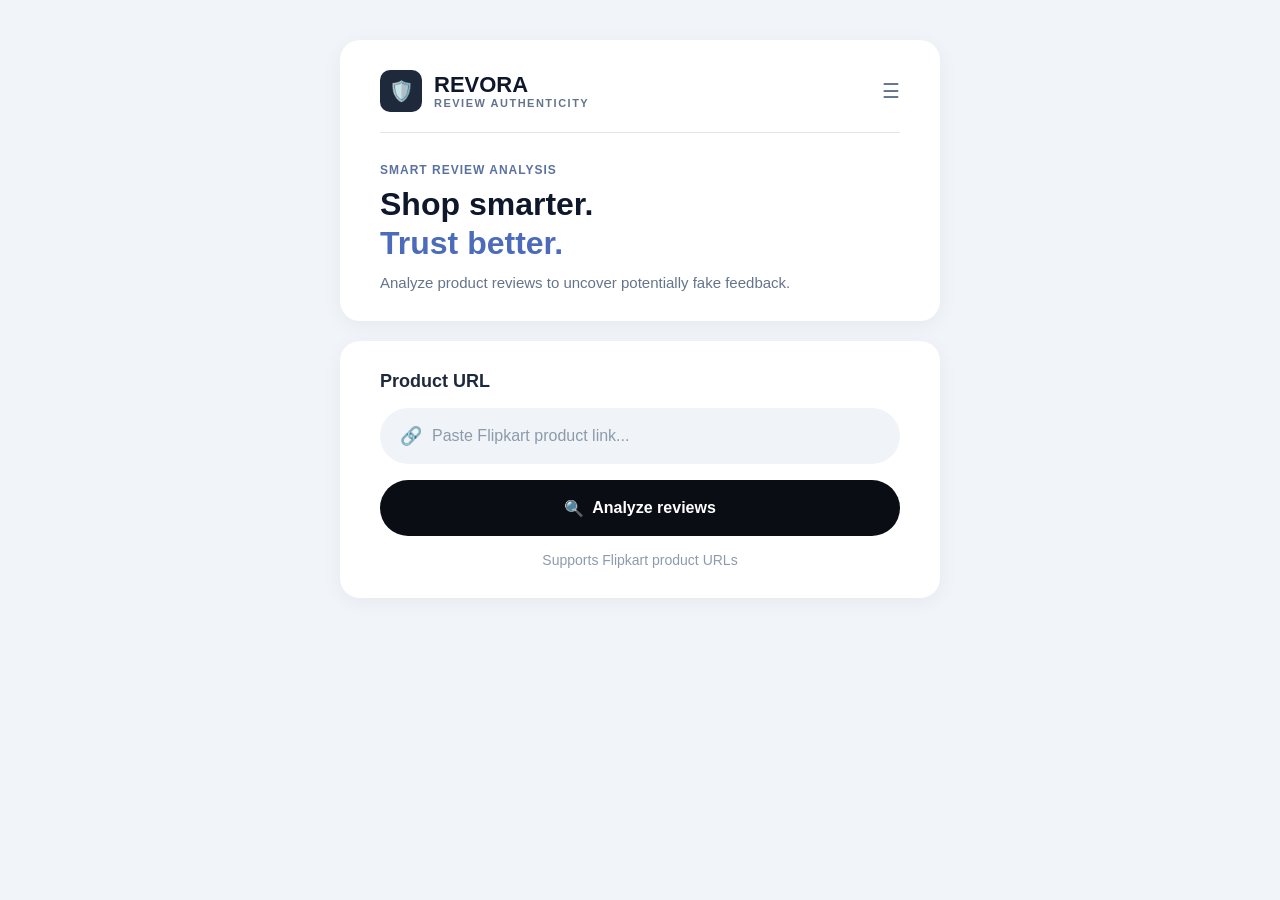
<file: index.html>
<!DOCTYPE html>
<html lang="en">
<head>
    <meta charset="UTF-8">
    <meta name="viewport" content="width=device-width, initial-scale=1.0">
    <title>Product URL Analyzer</title>
    <link rel="stylesheet" href="style.css">
</head>
<body>

    <!-- Card 1: Header & Hero -->
    <div class="card">
        <div class="nav-header">
            <div class="brand-logo">
                <div class="logo-icon">🛡️</div>
                <div>
                    <div class="brand-title">REVORA</div>
                    <div class="brand-subtitle">REVIEW AUTHENTICITY</div>
                </div>
            </div>
            <div class="hamburger-icon">☰</div>
        </div>
        <div class="badge">SMART REVIEW ANALYSIS</div>
        <div class="hero-title">Shop smarter.</div>
        <div class="hero-title-blue">Trust better.</div>
        <div class="hero-desc">Analyze product reviews to uncover potentially fake feedback.</div>
    </div>

    <!-- Card 2: Input & Action -->
    <div class="card">
        <label class="input-label" for="productUrl">Product URL</label>
        <div class="input-wrapper">
            <span class="input-icon">🔗</span>
            <input 
                type="url" 
                id="productUrl" 
                class="custom-input" 
                placeholder="Paste Flipkart product link..." 
                autocomplete="off"
            />
        </div>
        <button id="analyzeBtn" class="submit-btn" type="button">
            <span>🔍</span>
            <span>Analyze reviews</span>
        </button>
        <p class="helper-text">Supports Flipkart product URLs</p>
    </div>

    

<!-- Card 3: Analysis Results -->
    <div class="results-section" id="resultsSection" hidden>

    <div class="results-heading">
        <div class="badge">ANALYSIS REPORT</div>
        <h2>Review Analysis Results</h2>
        <p>Here's what Revora found in this product's reviews.</p>
    </div>

    <div class="stats-grid">

        <div class="stat-card">
            <p>Total Reviews</p>
            <h2 id="totalReviews">0</h2>
        </div>

        <div class="stat-card">
            <p>Evaluated Reviews</p>
            <h2 id="evaluatedReviews">0</h2>
        </div>

        <div class="stat-card">
            <p>Genuine Reviews</p>
            <h2 class="genuine-number" id="genuineReviews">0</h2>
        </div>

        <div class="stat-card">
            <p>Likely Fake</p>
            <h2 class="fake-number" id="fakeReviews">0</h2>
        </div>

    </div>

    <div class="chart-card">
        <h3>Review Distribution</h3>
        <p class="chart-subtitle">
            Genuine reviews compared with likely fake reviews
        </p>

        <div class="chart-layout">
            <canvas id="reviewPieChart"
                    width="280"
                    height="280"
                    aria-label="Pie chart showing genuine and likely fake reviews">
            </canvas>

            <div class="chart-legend">
                <div class="legend-row">
                    <span class="legend-dot genuine-dot"></span>
                    <span>Genuine Reviews</span>
                    <strong id="genuinePercentage">0%</strong>
                </div>

                <div class="legend-row">
                    <span class="legend-dot fake-dot"></span>
                    <span>Likely Fake</span>
                    <strong id="fakePercentage">0%</strong>
                </div>

                <div class="skipped-row">
                    Not evaluated: <strong id="skippedReviews">0</strong>
                </div>
            </div>
        </div>

        <a href="http://127.0.0.1:5000/download"
           id="downloadCsvBtn"
           class="download-btn">
            ↓ Download Final Review CSV
        </a>
    </div>

    </div>

    <!-- Status messages -->
    <p id="resultStatus" class="result-status" role="status"
       aria-live="polite"></p>

    <script src="script.js"></script>
</body>
</html>
</file>
<file: style.css>
*{
    box-sizing: border-box;
}

body {
background-color: #F1F4F9;
font-family: -apple-system, BlinkMacSystemFont, "Segoe UI", Roboto, Helvetica, Arial, sans-serif;
margin: 0;
padding: 40px 20px;
display: flex;
flex-direction: column;
align-items: center;
gap: 20px;
}

/* Shared Card Styles */
.card {
background-color: #FFFFFF;
border-radius: 20px;
padding: 30px 40px;
box-shadow: 0 4px 20px rgba(0, 0, 0, 0.05);
width: 100%;
max-width: 600px;
}

/* Top Hero Card */
.nav-header {
display: flex;
justify-content: space-between;
align-items: center;
padding-bottom: 20px;
border-bottom: 1px solid #E1E6EE;
margin-bottom: 30px;
}

.brand-logo {
display: flex;
align-items: center;
gap: 12px;
}

.logo-icon {
background-color: #1E293B;
color: white;
border-radius: 10px;
width: 42px;
height: 42px;
display: flex;
align-items: center;
justify-content: center;
font-size: 20px;
}

.brand-title {
font-weight: 700;
font-size: 22px;
color: #0F172A;
line-height: 1.1;
}

.brand-subtitle {
font-size: 11px;
color: #64748B;
letter-spacing: 1.5px;
font-weight: 600;
}

.hamburger-icon {
font-size: 20px;
color: #64748B;
cursor: pointer;
}

.badge {
color: #5B72A1;
font-size: 12px;
font-weight: 600;
letter-spacing: 1px;
text-transform: uppercase;
margin-bottom: 8px;
}

.hero-title {
font-size: 32px;
font-weight: 800;
color: #0F172A;
margin: 0;
line-height: 1.2;
}

.hero-title-blue {
font-size: 32px;
font-weight: 700;
color: #4C6BBA;
margin-top: 2px;
margin-bottom: 12px;
}

.hero-desc {
color: #64748B;
font-size: 15px;
margin: 0;
}

/* Bottom Input Card */
.input-label {
font-size: 18px;
font-weight: 700;
color: #1E293B;
margin-bottom: 16px;
display: block;
}

.input-wrapper {
position: relative;
display: flex;
align-items: center;
margin-bottom: 16px;
}

.input-icon {
position: absolute;
left: 20px;
font-size: 18px;
color: #64748B;
pointer-events: none;
}

.custom-input {
width: 100%;
height: 56px;
background-color: #F0F3F7;
border: none;
border-radius: 50px;
padding: 0 24px 0 52px;
font-size: 16px;
color: #1E293B;
outline: none;
transition: background-color 0.2s ease, box-shadow 0.2s ease;
}

.custom-input::placeholder {
color: #8C9BAB;
font-weight: 500;
}

.custom-input:focus {
background-color: #EBF0F6;
box-shadow: 0 0 0 2px rgba(30, 41, 59, 0.1);
}

.submit-btn {
width: 100%;
height: 56px;
background-color: #0A0D14;
color: #FFFFFF;
border: none;
border-radius: 50px;
font-size: 16px;
font-weight: 600;
cursor: pointer;
display: flex;
align-items: center;
justify-content: center;
gap: 8px;
transition: background-color 0.2s ease, transform 0.1s ease;
margin-bottom: 16px;
}

.submit-btn:hover {
background-color: #1E293B;
}

.submit-btn:active {
transform: scale(0.99);
}

.helper-text {
text-align: center;
font-size: 14px;
color: #8C9BAB;
font-weight: 500;
margin: 0;
}


/* Analysis Results */
.results-section {
    width: 100%;
    max-width: 900px;
}

.results-section[hidden] {
    display: none;
}

.results-heading {
    margin: 12px 0 22px;
}

.results-heading h2 {
    font-size: 27px;
    color: #0F172A;
    margin: 8px 0;
}

.results-heading p,
.chart-subtitle {
    color: #64748B;
    font-size: 14px;
    line-height: 1.6;
}

.stats-grid {
    display: grid;
    grid-template-columns: repeat(2, minmax(0, 1fr));
    gap: 16px;
    margin-bottom: 20px;
}

.stat-card {
    background: #FFFFFF;
    border-radius: 16px;
    padding: 24px;
    box-shadow: 0 4px 20px rgba(0, 0, 0, 0.04);
}

.stat-card p {
    color: #64748B;
    font-size: 14px;
    margin: 0 0 14px;
}

.stat-card h2 {
    color: #0F172A;
    font-size: 32px;
    margin: 0;
    overflow-wrap: anywhere;
}

.stat-card .genuine-number {
    color: #15976A;
}

.stat-card .fake-number {
    color: #E24B61;
}

.chart-card {
    background: #FFFFFF;
    border-radius: 20px;
    padding: 28px;
    box-shadow: 0 4px 20px rgba(0, 0, 0, 0.05);
}

.chart-card h3 {
    font-size: 21px;
    color: #0F172A;
    margin: 0 0 8px;
}

.chart-subtitle {
    margin: 0 0 20px;
}

.chart-layout {
    display: flex;
    align-items: center;
    justify-content: center;
    flex-wrap: wrap;
    gap: 25px;
}

#reviewPieChart {
    display: block;
    width: 260px;
    height: 260px;
    max-width: 100%;
}

.chart-legend {
    flex: 1;
    min-width: 210px;
}

.legend-row {
    display: grid;
    grid-template-columns: 12px 1fr auto;
    align-items: center;
    gap: 10px;
    margin: 20px 0;
    color: #334155;
    font-size: 14px;
}

.legend-dot {
    width: 12px;
    height: 12px;
    border-radius: 50%;
}

.genuine-dot {
    background: #15976A;
}

.fake-dot {
    background: #E24B61;
}

.legend-row strong {
    color: #0F172A;
}

.skipped-row {
    margin-top: 25px;
    padding-top: 16px;
    border-top: 1px solid #E1E6EE;
    color: #64748B;
    font-size: 14px;
}

.download-btn {
    display: flex;
    justify-content: center;
    align-items: center;
    gap: 8px;
    width: 100%;
    min-height: 52px;
    margin-top: 25px;
    background: #0A0D14;
    color: white;
    text-decoration: none;
    border-radius: 50px;
    font-size: 15px;
    font-weight: 600;
    transition: background 0.2s ease;
}

.download-btn:hover {
    background: #1E293B;
}

.result-status {
    max-width: 900px;
    width: 100%;
    color: #64748B;
    font-size: 14px;
    text-align: center;
}

@media (min-width: 650px) {
    .stats-grid {
        grid-template-columns: repeat(4, minmax(0, 1fr));
    }
    .stat-card {
        padding: 20px 16px;
    }
    .stat-card h2 {
        font-size: 30px;
    }
}

@media (max-width: 450px) {
    .chart-card {
        padding: 20px 16px;
    }
    .stat-card {
        padding: 18px;
    }
    .stat-card h2 {
        font-size: 27px;
    }
}
</file>
